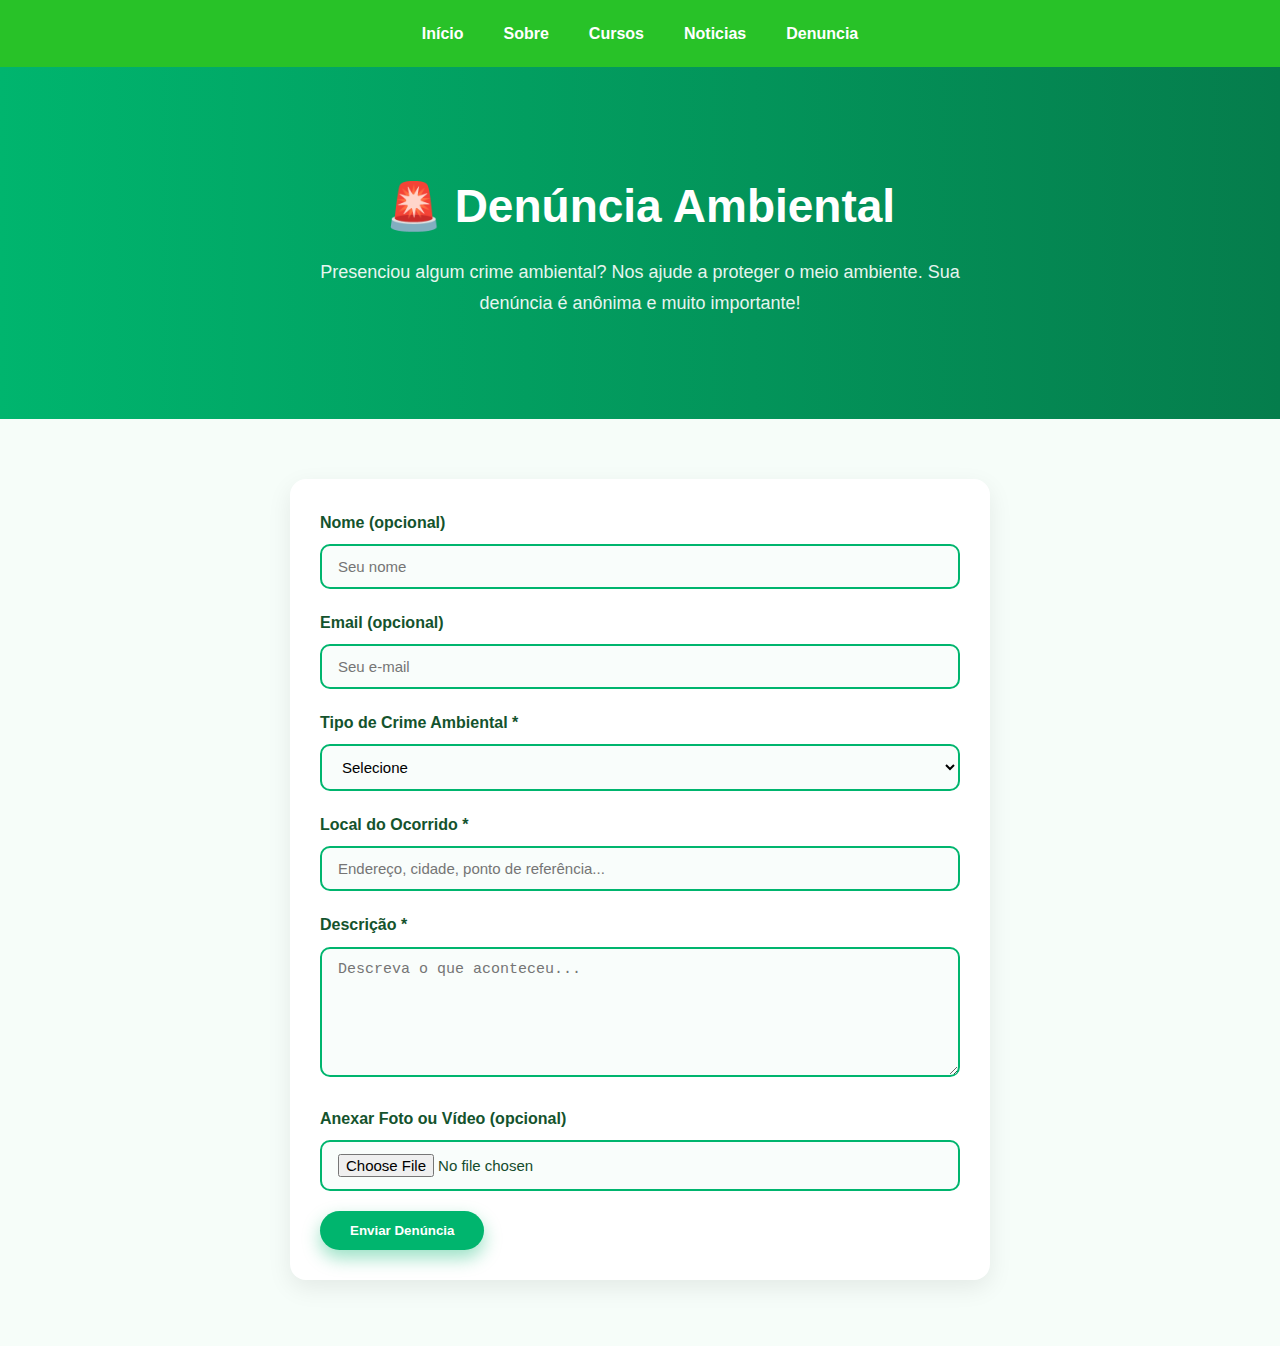
<file: contato.html>
<!DOCTYPE html>
<html lang="pt-br">
<head>
  <meta charset="UTF-8">
  <meta name="viewport" content="width=device-width, initial-scale=1.0">
  <title>VerdeVivo | Denúncia Ambiental</title>
  <link rel="stylesheet" href="styleS.css">
</head>
<body>

  <!-- Navbar -->
  <nav>
    <ul>
            <li><a href="index.html">Início</a></li>
            <li><a href="sobre.html">Sobre</a></li>
            <li><a href="cursos.html">Cursos</a></li>
            <li><a href="noticias.html">Noticias</a></li>
            <li><a href="contato.html">Denuncia</a></li>
        </ul>
  </nav>

  <!-- Cabeçalho -->
  <header class="header-pagina">
    <div class="header-conteudo">
      <h1>🚨 Denúncia Ambiental</h1>
      <p>Presenciou algum crime ambiental? Nos ajude a proteger o meio ambiente. Sua denúncia é anônima e muito importante!</p>
    </div>
  </header>

  <!-- Formulário -->
  <main class="conteudo-pagina">
    <section class="section-denuncia">
      <form class="form-denuncia" action="https://formspree.io/f/myzwqoon" method="POST" enctype="multipart/form-data">

        <div class="campo">
          <label for="nome">Nome (opcional)</label>
          <input type="text" name="Nome" id="nome" placeholder="Seu nome">
        </div>

        <div class="campo">
          <label for="email">Email (opcional)</label>
          <input type="email" name="Email" id="email" placeholder="Seu e-mail">
        </div>

        <div class="campo">
          <label for="tipo">Tipo de Crime Ambiental *</label>
          <select name="Tipo de Crime" id="tipo" required>
            <option value="">Selecione</option>
            <option value="Desmatamento">Desmatamento</option>
            <option value="Queimadas">Queimadas</option>
            <option value="Poluição">Poluição</option>
            <option value="Descarte Irregular">Descarte Irregular</option>
            <option value="Maus Tratos a Animais">Maus Tratos a Animais</option>
            <option value="Outro">Outro</option>
          </select>
        </div>

        <div class="campo">
          <label for="local">Local do Ocorrido *</label>
          <input type="text" name="Local" id="local" placeholder="Endereço, cidade, ponto de referência..." required>
        </div>

        <div class="campo">
          <label for="descricao">Descrição *</label>
          <textarea name="Descrição" id="descricao" rows="6" placeholder="Descreva o que aconteceu..." required></textarea>
        </div>

        <div class="campo">
          <label for="arquivo">Anexar Foto ou Vídeo (opcional)</label>
          <input type="file" name="Anexo" id="arquivo" accept="image/*,video/*">
        </div>

        <button type="submit" class="botao-denuncia">Enviar Denúncia</button>

      </form>
    </section>
  </main>

</body>
</html>
</file>
<file: styleS.css>
/* === Reset === */
* {
  margin: 0;
  padding: 0;
  box-sizing: border-box;
}

/* === Corpo === */
body {
  font-family: 'Poppins', sans-serif;
  background-color: #f6fdf9;
  color: #144b2d;
  line-height: 1.7;
}

/* === Cabeçalho === */
.header-pagina {
  background: linear-gradient(to right, #00b56e, #057d4c);
  padding: 100px 20px;
  text-align: center;
  color: white;
}

.header-pagina h1 {
  font-size: 46px;
  margin-bottom: 12px;
}

.header-pagina p {
  font-size: 18px;
  max-width: 700px;
  margin: 0 auto;
  opacity: 0.9;
}

/* === Conteúdo Geral === */
.conteudo-pagina {
  max-width: 1200px;
  margin: 60px auto;
  padding: 0 20px;
}

/* === Títulos das Seções === */
.conteudo-pagina h2 {
  font-size: 32px;
  margin-bottom: 16px;
  color: #14532d;
  position: relative;
}

.conteudo-pagina h2::after {
  content: "";
  width: 60px;
  height: 4px;
  background-color: #00b56e;
  display: block;
  border-radius: 10px;
  margin-top: 8px;
}

/* === Texto geral === */
.conteudo-pagina p {
  color: #355d4a;
  font-size: 17px;
  margin-bottom: 20px;
}

/* === Cards Sobre === */
.cards-sobre {
  display: flex;
  flex-wrap: wrap;
  gap: 30px;
  justify-content: center;
}

.card-info {
  background: white;
  border-radius: 16px;
  padding: 25px;
  width: 300px;
  box-shadow: 0 8px 25px rgba(0, 0, 0, 0.08);
  text-align: center;
  transition: transform 0.4s ease, box-shadow 0.4s ease;
}

.card-info:hover {
  transform: translateY(-6px) scale(1.02);
  box-shadow: 0 16px 30px rgba(0, 0, 0, 0.12);
}

.card-info img {
  width: 70px;
  margin-bottom: 12px;
}

.card-info h3 {
  color: #166534;
  margin-bottom: 10px;
  font-size: 22px;
}

.card-info p {
  font-size: 15px;
  color: #466655;
}

/* === Seção Reciclagem === */
.section-reciclagem .reciclagem-conteudo {
  display: flex;
  gap: 40px;
  align-items: center;
  flex-wrap: wrap;
  margin-top: 30px;
}

.section-reciclagem .texto {
  flex: 1;
}

.section-reciclagem img {
  width: 500px;
  max-width: 100%;
  border-radius: 16px;
  box-shadow: 0 8px 25px rgba(0, 0, 0, 0.1);
}

.section-reciclagem ul {
  margin-top: 10px;
}

.section-reciclagem li {
  background-color: #e8f8f0;
  margin-bottom: 8px;
  padding: 8px 12px;
  border-radius: 10px;
  color: #14532d;
  box-shadow: 0 2px 8px rgba(0,0,0,0.05);
}

/* === Sustentabilidade === */
.cards-sustentabilidade {
  display: flex;
  gap: 30px;
  flex-wrap: wrap;
  justify-content: center;
  margin-top: 30px;
}

.card-sust {
  background: white;
  border-radius: 16px;
  padding: 20px;
  width: 280px;
  box-shadow: 0 8px 25px rgba(0, 0, 0, 0.08);
  transition: transform 0.4s ease, box-shadow 0.4s ease;
}

.card-sust:hover {
  transform: translateY(-6px) scale(1.02);
  box-shadow: 0 16px 30px rgba(0, 0, 0, 0.12);
}

.card-sust h3 {
  color: #166534;
  margin-bottom: 10px;
}

.card-sust p {
  color: #466655;
  font-size: 15px;
}

/* === Chamada Final === */
.section-final {
  text-align: center;
  margin-top: 80px;
}

.section-final h2 {
  color: #14532d;
  margin-bottom: 10px;
}

.section-final p {
  color: #3f6f4c;
  margin-bottom: 20px;
}

.botao-chamada {
  background-color: #00b56e;
  color: white;
  padding: 12px 30px;
  border-radius: 30px;
  text-decoration: none;
  font-weight: bold;
  box-shadow: 0 8px 18px rgba(0, 181, 110, 0.4);
  transition: background-color 0.3s ease, transform 0.3s ease;
}

.botao-chamada:hover {
  background-color: #057d4c;
  transform: translateY(-3px);
}

/* === Responsivo === */
@media (max-width: 768px) {
  .section-reciclagem .reciclagem-conteudo {
    flex-direction: column;
    text-align: center;
  }

  .section-reciclagem img {
    width: 100%;
  }

  .cards-sobre, .cards-sustentabilidade {
    flex-direction: column;
    align-items: center;
  }
}
/* Navbar */
        nav {
            background-color: #28c228;
            padding: 20px;
            position: sticky;
            top: 0;
            z-index: 1000;
        }

        nav ul {
            list-style: none;
            display: flex;
            justify-content: center;
            gap: 40px;
        }

        nav ul li a {
            color: white;
            text-decoration: none;
            font-weight: bold;
            transition: color 0.3s, transform 0.3s;
        }

        nav ul li a:hover {
            color: #c5f2c5;
            transform: scale(1.1);
        }
/* ======= Cards de Cursos ======= */
.section-cursos {
  margin-top: 40px;
}

.cursos-cards {
  display: grid;
  grid-template-columns: repeat(auto-fit, minmax(280px, 1fr));
  gap: 30px;
}

.card-curso {
  background: white;
  border-radius: 16px;
  overflow: hidden;
  box-shadow: 0 10px 25px rgba(0, 0, 0, 0.1);
  transition: transform 0.4s ease, box-shadow 0.4s ease;
  display: flex;
  flex-direction: column;
}

.card-curso:hover {
  transform: translateY(-6px) scale(1.02);
  box-shadow: 0 18px 35px rgba(0, 0, 0, 0.15);
}

.card-curso img {
  width: 100%;
  height: 180px;
  object-fit: cover;
}

.card-curso h3 {
  font-size: 20px;
  color: #14532d;
  margin: 16px;
}

.card-curso p {
  color: #466655;
  font-size: 15px;
  margin: 0 16px 16px;
  flex-grow: 1;
}

.card-curso a {
  background-color: #00b56e;
  color: white;
  text-align: center;
  padding: 10px 0;
  border-radius: 0 0 16px 16px;
  text-decoration: none;
  font-weight: bold;
  transition: background-color 0.3s ease;
}

.card-curso a:hover {
  background-color: #057d4c;
}

/* ======= Responsivo (mantido) ======= */
@media (max-width: 768px) {
  .header-pagina h1 {
    font-size: 32px;
  }
}
/* ======= Página de Notícias ======= */
.section-noticias-page {
  margin-top: 40px;
}

.noticias-cards {
  display: grid;
  grid-template-columns: repeat(auto-fit, minmax(280px, 1fr));
  gap: 30px;
}

.card-noticia-page {
  background: white;
  border-radius: 16px;
  overflow: hidden;
  box-shadow: 0 10px 25px rgba(0, 0, 0, 0.1);
  transition: transform 0.4s ease, box-shadow 0.4s ease;
  display: flex;
  flex-direction: column;
}

.card-noticia-page:hover {
  transform: translateY(-6px) scale(1.02);
  box-shadow: 0 18px 35px rgba(0, 0, 0, 0.15);
}

.card-noticia-page img {
  width: 100%;
  height: 180px;
  object-fit: cover;
}

.conteudo-noticia {
  padding: 16px;
  flex-grow: 1;
  display: flex;
  flex-direction: column;
}

.conteudo-noticia h3 {
  font-size: 20px;
  color: #14532d;
  margin-bottom: 10px;
}

.conteudo-noticia p {
  color: #466655;
  font-size: 15px;
  flex-grow: 1;
}

.conteudo-noticia a {
  background-color: #00b56e;
  color: white;
  text-align: center;
  padding: 10px 0;
  border-radius: 10px;
  text-decoration: none;
  font-weight: bold;
  display: block;
  margin-top: 16px;
  transition: background-color 0.3s ease;
}

.conteudo-noticia a:hover {
  background-color: #057d4c;
}

/* Responsivo (já incluso no padrão) */
@media (max-width: 768px) {
  .header-pagina h1 {
    font-size: 32px;
  }
}
/* ======= Formulário de Denúncia ======= */
.section-denuncia {
  margin-top: 40px;
}

.form-denuncia {
  background: white;
  border-radius: 16px;
  padding: 30px;
  box-shadow: 0 8px 25px rgba(0, 0, 0, 0.08);
  max-width: 700px;
  margin: 0 auto;
}

.form-denuncia .campo {
  margin-bottom: 20px;
}

.form-denuncia label {
  display: block;
  margin-bottom: 8px;
  color: #14532d;
  font-weight: 600;
}

.form-denuncia input,
.form-denuncia select,
.form-denuncia textarea {
  width: 100%;
  padding: 12px 16px;
  border: 2px solid #00b56e;
  border-radius: 10px;
  font-size: 15px;
  outline: none;
  background-color: #f9fdfb;
}

.form-denuncia input:focus,
.form-denuncia select:focus,
.form-denuncia textarea:focus {
  border-color: #057d4c;
}

.form-denuncia textarea {
  resize: vertical;
}

.botao-denuncia {
  background-color: #00b56e;
  color: white;
  padding: 12px 30px;
  border: none;
  border-radius: 30px;
  font-weight: bold;
  cursor: pointer;
  box-shadow: 0 8px 18px rgba(0, 181, 110, 0.4);
  transition: background-color 0.3s ease, transform 0.3s ease;
}

.botao-denuncia:hover {
  background-color: #057d4c;
  transform: translateY(-3px);
}

/* ======= Responsivo ======= */
@media (max-width: 768px) {
  .form-denuncia {
    padding: 20px;
  }
}
</file>
